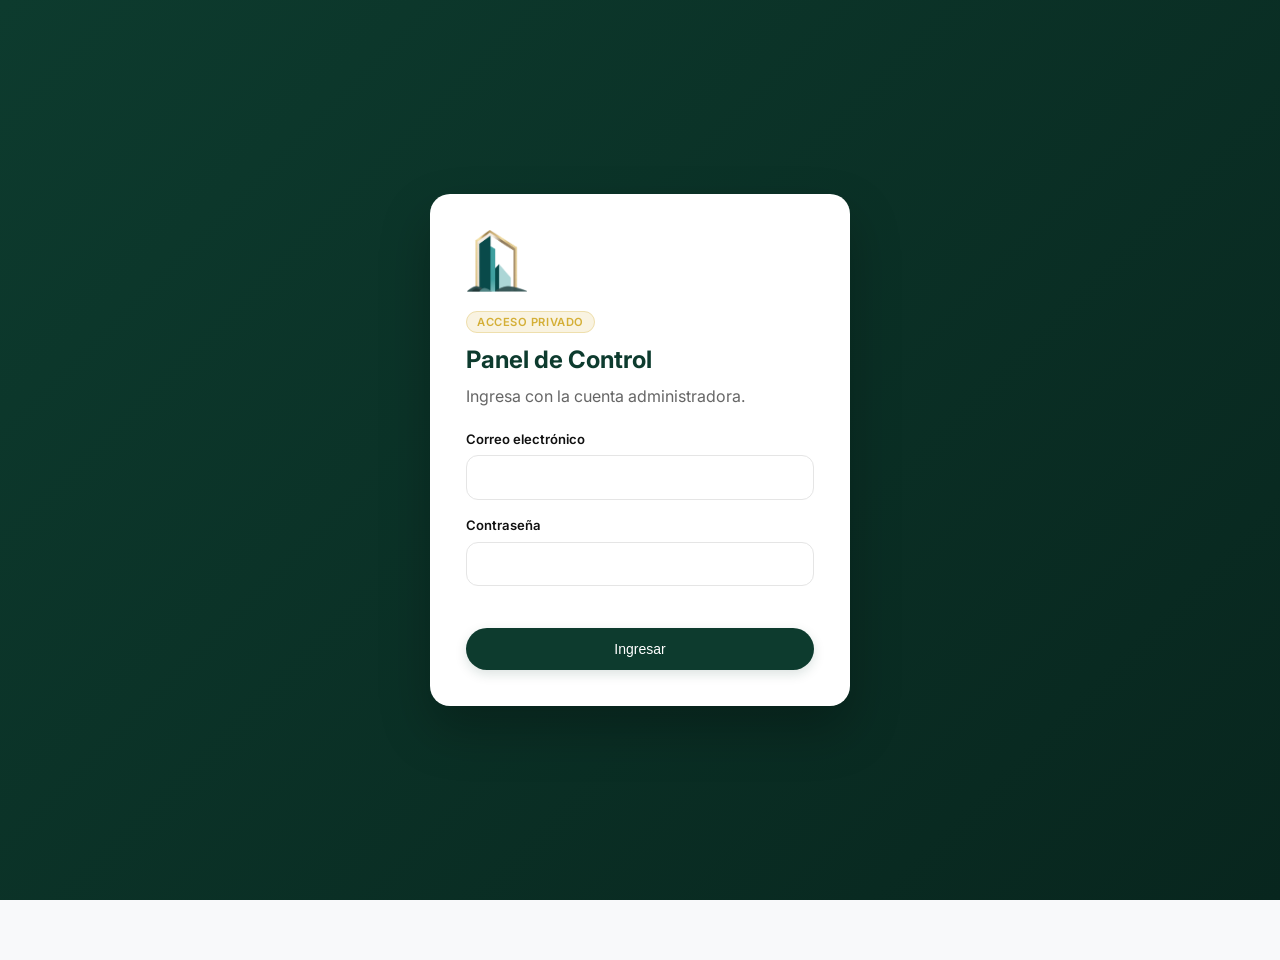
<file: admin/index.html>
<!-- admin/index.html -->
<!DOCTYPE html>
<html lang="es">
<head>
  <meta charset="UTF-8">
  <meta name="viewport" content="width=device-width, initial-scale=1.0">
  <title>Portal Inmobiliario SV — Panel de Control</title>
  <link rel="stylesheet" href="admin.css">
  <link rel="preconnect" href="https://fonts.googleapis.com">
  <link rel="preconnect" href="https://fonts.gstatic.com" crossorigin>
  <link href="https://fonts.googleapis.com/css2?family=Inter:wght@300;400;500;600&display=swap" rel="stylesheet">
  <link rel="icon" type="image/png" href="../assets/images/isotipo.png">
</head>
<body>

  <section id="admin-login" class="admin-login" aria-labelledby="admin-login-title">
    <form id="admin-login-form" class="admin-login-card">
      <img src="../assets/images/isotipo.png" alt="Portal Inmobiliario SV" class="admin-login-logo">      
      <span class="badge-subtitle">Acceso privado</span>
      <h1 id="admin-login-title">Panel de Control</h1>
      <p>Ingresa con la cuenta administradora.</p>

      <label for="admin-email">Correo electrónico</label>
      <input id="admin-email" type="email" class="form-control" required autocomplete="email">

      <label for="admin-password">Contraseña</label>
      <input id="admin-password" type="password" class="form-control" required autocomplete="current-password">

      <p id="admin-login-error" class="admin-login-error" role="alert"></p>
      <button id="admin-login-submit" type="submit" class="btn btn-primary btn-full">Ingresar</button>
    </form>
  </section>

  <!-- Encabezado Principal Fijo -->
  <header class="admin-header">
    <div class="header-content">
      <div class="brand">
        <a href="#" class="admin-brand">
          <img src="../assets/images/isotipo.png" alt="Portal Inmobiliario SV" class="admin-login-logo">
          <span class="admin-brand-title">Portal Inmobiliario SV</span>
          <span class="badge-subtitle">Panel de Control</span>
        </a>
      </div>
      <div class="admin-header-actions">
        <button id="btn-open-modal" class="btn btn-primary">
          <svg width="16" height="16" viewBox="0 0 24 24" fill="none" stroke="currentColor" stroke-width="2"><path d="M12 5v14M5 12h14"/></svg>
          Nueva Propiedad
        </button>
        <button id="btn-logout" type="button" class="btn btn-secondary btn-sm">
          Salir
        </button>
      </div>
    </div>
  </header>

  <!-- Contenedor Principal del Dashboard -->
  <main class="admin-container">
    <section class="card">
      <div class="card-header">
        <div>
          <h2>Catálogo de Propiedades</h2>
          <p class="text-muted">Gestiona la visibilidad y detalles del inventario en tiempo real.</p>
        </div>
        <div class="filter-group">
          <input type="text" id="search-input" placeholder="Buscar por título o ubicación..." class="form-control input-search">
        </div>
      </div>

      <div class="table-responsive">
        <table class="admin-table">
          <thead>
            <tr>
              <th>Propiedad</th>
              <th>Tipo</th>
              <th>Precio</th>
              <th>Estado</th>
              <th>Catálogo Comercial</th>
              <th>Portafolio</th>
              <th class="text-right">Acciones</th>
            </tr>
          </thead>
          <tbody id="properties-list">
            <!-- Renderizado dinámico desde JS con la estructura de switch -->
          </tbody>
        </table>
      </div>
    </section>
  </main>

  <!-- Modal para Crear / Editar -->
  <div id="property-modal" class="modal-overlay hidden">
    <div class="modal-card">
      <div class="modal-header">
        <div>
          <h3 id="modal-title">Nueva Propiedad</h3>
          <p class="modal-subtitle">Ingrese los datos generales, visibilidad y multimedia.</p>
        </div>
        <button id="btn-close-modal" class="btn-icon" aria-label="Cerrar modal">&times;</button>
      </div>

      <form id="property-form">
        <input type="hidden" id="prop-id">

        <div class="form-grid">
          <!-- Título -->
          <div class="form-group full-width">
            <label for="prop-title">Título de la propiedad</label>
            <input type="text" id="prop-title" class="form-control" placeholder="Ej. Residencia Lomas de San Francisco" required>
          </div>

          <!-- Tipo y Estado -->
          <div class="form-group">
            <label for="prop-type">Tipo de Propiedad</label>
            <div class="select-wrapper">
              <select id="prop-type" class="form-control" required>
                <option value="Casa">Casa</option>
                <option value="Apartamento">Apartamento</option>
                <option value="Terreno">Terreno</option>
                <option value="Comercial">Comercial</option>
              </select>
            </div>
          </div>

          <div class="form-group">
            <label for="prop-status">Estado Comercial</label>
            <div class="select-wrapper">
              <select id="prop-status" class="form-control" required>
                <option value="Disponible">Disponible</option>
                <option value="En reserva">En reserva</option>
                <option value="Vendido">Vendido</option>
              </select>
            </div>
          </div>

          <!-- Ubicación y Precio -->
          <div class="form-group">
            <label for="prop-location">Ubicación</label>
            <input type="text" id="prop-location" class="form-control" placeholder="Ej. Antiguo Cuscatlán, La Libertad" required>
          </div>

          <div class="form-group">
            <label for="prop-price">Precio de Venta / Renta</label>
            <input type="text" id="prop-price" class="form-control" placeholder="Ej. $350,000" required>
          </div>

          <!-- Specs -->
          <div class="form-group">
            <label for="prop-bedrooms">Habitaciones</label>
            <input type="number" id="prop-bedrooms" class="form-control" min="0" value="0" required>
          </div>

          <div class="form-group">
            <label for="prop-bathrooms">Baños</label>
            <input type="number" id="prop-bathrooms" class="form-control" min="0" step="0.5" value="0" required>
          </div>

          <div class="form-group full-width">
            <label for="prop-area">Área de Construcción / Terreno</label>
            <input type="text" id="prop-area" class="form-control" placeholder="Ej. 280 m² / 400 v²" required>
          </div>

          <!-- Descripción -->
          <div class="form-group full-width">
            <label for="prop-description">Descripción Breve</label>
            <textarea id="prop-description" class="form-control" rows="3" placeholder="Redacte una visión general de la propiedad..."></textarea>
          </div>

          <!-- Visibilidad (Switches Interactivos en Modal) -->
<div class="form-group full-width">
  <label class="section-label">Configuración de Visibilidad</label>
  <div class="form-toggles-wrapper">
    
    <label class="toggle-card">
      <div class="switch">
        <input type="checkbox" id="prop-active-properties">
        <span class="toggle-slider"></span>
      </div>
      <span class="toggle-text">Mostrar en Catálogo Activo</span>
    </label>

    <label class="toggle-card">
      <div class="switch">
        <input type="checkbox" id="prop-active-portfolio">
        <span class="toggle-slider"></span>
      </div>
      <span class="toggle-text">Mostrar en Portafolio Proyectos</span>
    </label>

  </div>
</div>

          <!-- Galería Multimedia -->
<div class="form-group full-width media-section">

  <div class="media-header">

    <div>
      <label class="media-title">
        Galería Multimedia
      </label>

      <span class="media-subtitle">
        Máximo 15 imágenes o videos
      </span>
    </div>

    <label
      for="media-file-input"
      class="btn btn-secondary btn-sm"
    >
      + Agregar imágenes / videos
    </label>

    <input
      type="file"
      id="media-file-input"
      accept="image/*,video/*"
      multiple
      hidden
    >

  </div>


  <div
    id="media-list"
    class="media-list"
  >
    <!-- Archivos seleccionados y medios existentes aparecerán aquí -->
  </div>

</div>
        </div>

        <!-- Acciones de Modal -->
        <div class="modal-footer">
          <button type="button" id="btn-cancel-modal" class="btn btn-secondary">Cancelar</button>
          <button type="submit" class="btn btn-primary">Guardar Propiedad</button>
        </div>
      </form>
    </div>
  </div>

  <script type="module" src="admin.js"></script>
</body>
</html>
</file>
<file: admin/admin.css>
/* admin/admin.css */

/* ==========================================================================
   1. VARIABLES DE DISEÑO Y COLOR
   ========================================================================== */
:root {
  --font-family: 'Inter', -apple-system, BlinkMacSystemFont, "Segoe UI", Roboto, sans-serif;

  /* Identidad de Marca */
  --emerald-dark: #0D3B2E;
  --emerald-hover: #08261E;
  --gold-accent: #D4AF37;

  /* Fondos y Sombras */
  --bg-main: #F8F9FA;
  --bg-card: #FFFFFF;
  --bg-subtle: #F9F9F9;
  --bg-hover-subtle: #F0F0F0;

  /* Tipografía */
  --text-primary: #111111;
  --text-muted: #666666;
  --text-placeholder: #A3A3A3;

  /* Bordes */
  --border-color: #E5E5E5;
  --border-focus: var(--emerald-dark);

  /* Estado Comercial */
  --status-disponible-bg: #E6F4EA;
  --status-disponible-text: #0D3B2E;
  --status-reserva-bg: #FEF7E0;
  --status-reserva-text: #B59327;
  --status-vendido-bg: #FCE8E6;
  --status-vendido-text: #C5221F;

  /* Bordes Redondeados */
  --radius-modal: 24px;
  --radius-card: 20px;
  --radius-input: 12px;
  --radius-pill: 999px;

  /* Transición global */
  --transition: all 0.2s cubic-bezier(0.16, 1, 0.3, 1);
}

* {
  box-sizing: border-box;
  margin: 0;
  padding: 0;
}

body {
  font-family: var(--font-family);
  background-color: var(--bg-main);
  color: var(--text-primary);
  line-height: 1.5;
  -webkit-font-smoothing: antialiased;
  padding-bottom: 60px;
}

body.modal-open {
  overflow: hidden;
}

body:not(.admin-authenticated) .admin-header,
body:not(.admin-authenticated) .admin-container,
body:not(.admin-authenticated) #property-modal {
  display: none;
}

.admin-login {
  min-height: 100vh;
  display: none;
  align-items: center;
  justify-content: center;
  padding: 24px;
  background: linear-gradient(135deg, var(--emerald-dark), #08261E);
}

body:not(.admin-authenticated) .admin-login {
  display: flex;
}

.admin-login-card {
  width: min(100%, 420px);
  padding: 36px;
  border-radius: var(--radius-card);
  background: var(--bg-card);
  box-shadow: 0 24px 50px rgba(0, 0, 0, .25);
}

.admin-login-logo {
  display: block;
  width: 62px;
  height: 62px;
  object-fit: contain;
  margin-bottom: 16px;
}

.admin-login-card h1 {
  margin: 10px 0 6px;
  color: var(--emerald-dark);
}

.admin-login-card p {
  color: var(--text-muted);
  margin-bottom: 22px;
}

.admin-login-card label {
  display: block;
  margin: 16px 0 6px;
  font-size: .82rem;
  font-weight: 600;
}

.admin-login-error {
  min-height: 20px;
  margin: 14px 0 0 !important;
  color: var(--status-vendido-text) !important;
  font-size: .82rem;
}

.admin-header-actions {
  display: flex;
  align-items: center;
  gap: 10px;
}

.btn-full {
  width: 100%;
  margin-top: 8px;
}

/* ==========================================================================
   2. HEADER Y ISOTIPO
   ========================================================================== */
.admin-header {
  background-color: var(--emerald-dark, #0D3B2E); /* Fondo verde esmeralda */
  border-bottom: 1px solid rgba(255, 255, 255, 0.1);
  padding: 16px 0;
  margin-bottom: 40px;
  box-shadow: 0 4px 15px rgba(0, 0, 0, 0.12);
}

.header-content {
  max-width: 1200px;
  margin: 0 auto;
  padding: 0 24px;
  display: flex;
  justify-content: space-between;
  align-items: center;
}

.header-content .btn-primary {
  background-color: #D4AF37;
  color: #0D3B2E;
  font-weight: 600;
  border: none;
  box-shadow: 0 4px 12px rgba(0, 0, 0, 0.15);
  transition: all 0.2s cubic-bezier(0.16, 1, 0.3, 1);
}

.header-content .btn-primary:hover {
  background-color: #C5A028;
  transform: translateY(-1px);
  box-shadow: 0 6px 16px rgba(0, 0, 0, 0.2);
}

.admin-brand {
  display: flex;
  align-items: center;
  gap: 12px;
  text-decoration: none;
  
}

.admin-logo {
  height: 32px;
  width: auto;
  object-fit: contain;
}

.admin-brand-title {
  font-size: 1.15rem;
  font-weight: 600;
  color: #FFFFFF;  
  letter-spacing: -0.02em;
}

.badge-subtitle {
  font-size: 0.7rem;
  font-weight: 600;
  color: #D4AF37;
  background-color: rgba(212, 175, 55, 0.15);
  padding: 3px 10px;
  border-radius: 999px;
  text-transform: uppercase;
  letter-spacing: 0.05em;
  border: 1px solid rgba(212, 175, 55, 0.3);
}

/* ==========================================================================
   3. PANEL DE CONTROL Y TABLA
   ========================================================================== */
.admin-container {
  max-width: 1200px;
  margin: 0 auto;
  padding: 0 24px;
}

.card {
  background: var(--bg-card);
  border: 1px solid var(--border-color);
  border-radius: var(--radius-card);
  padding: 32px;
  box-shadow: 0 4px 20px rgba(0, 0, 0, 0.02);
}

.card-header {
  display: flex;
  justify-content: space-between;
  align-items: center;
  margin-bottom: 28px;
  flex-wrap: wrap;
  gap: 16px;
}

.card-header h2 {
  font-size: 1.5rem;
  font-weight: 600;
  letter-spacing: -0.02em;
  color: var(--emerald-dark);
}

.table-responsive {
  overflow-x: auto;
}

.admin-table {
  width: 100%;
  border-collapse: collapse;
  text-align: left;
  font-size: 0.875rem;
}

.admin-table th {
  padding: 16px 12px;
  border-bottom: 2px solid var(--border-color);
  color: var(--text-muted);
  font-weight: 600;
  font-size: 0.75rem;
  text-transform: uppercase;
  letter-spacing: 0.05em;
}

.admin-table td {
  padding: 18px 12px;
  border-bottom: 1px solid var(--border-color);
  vertical-align: middle;
}

.admin-table tr:last-child td {
  border-bottom: none;
}

.prop-info-title {
  font-weight: 500;
  display: block;
  color: var(--text-primary);
}

.prop-info-sub {
  font-size: 0.75rem;
  color: var(--text-muted);
}

.text-right { text-align: right; }
.text-muted { color: var(--text-muted); font-size: 0.875rem; }

/* Status Badges */
.status-badge {
  display: inline-block;
  padding: 4px 10px;
  border-radius: var(--radius-pill);
  font-size: 0.75rem;
  font-weight: 600;
}

.status-disponible { background: var(--status-disponible-bg); color: var(--status-disponible-text); }
.status-en-reserva { background: var(--status-reserva-bg); color: var(--status-reserva-text); }
.status-vendido { background: var(--status-vendido-bg); color: var(--status-vendido-text); }

/* ==========================================================================
   4. SWITCHES INTERACTIVOS (iOS STYLE - VERDE ESMERALDA)
   ========================================================================== */
.switch {
  position: relative;
  display: inline-block;
  width: 42px;
  height: 24px;
}

.switch input {
  opacity: 0;
  width: 0;
  height: 0;
}

.toggle-slider {
  position: absolute;
  cursor: pointer;
  inset: 0;
  background-color: #E0E0E0;
  transition: all 0.2s cubic-bezier(0.16, 1, 0.3, 1);
  border-radius: 34px;
}

.toggle-slider::before {
  position: absolute;
  content: "";
  height: 18px;
  width: 18px;
  left: 3px;
  bottom: 3px;
  background-color: #FFFFFF;
  transition: all 0.2s cubic-bezier(0.16, 1, 0.3, 1);
  border-radius: 50%;
  box-shadow: 0 2px 4px rgba(0,0,0,0.15);
}

.switch input:checked + .toggle-slider {
  background-color: #0D3B2E;
}

.switch input:checked + .toggle-slider::before {
  transform: translateX(18px);
}

/* ==========================================================================
   5. BOTONES Y FORMULARIOS
   ========================================================================== */
.btn {
  display: inline-flex;
  align-items: center;
  justify-content: center;
  gap: 8px;
  padding: 0.75rem 1.6rem;
  border-radius: var(--radius-pill);
  font-size: 0.875rem;
  font-weight: 500;
  cursor: pointer;
  border: 1px solid transparent;
  transition: var(--transition);
}

.btn-primary {
  background-color: var(--emerald-dark);
  color: #FFFFFF;
  box-shadow: 0 4px 12px rgba(13, 59, 46, 0.15);
}

.btn-primary:hover {
  background-color: var(--emerald-hover);
  transform: translateY(-1px);
}

.btn-secondary {
  background-color: var(--bg-hover-subtle);
  border-color: var(--border-color);
  color: var(--text-primary);
}

.btn-secondary:hover {
  background-color: var(--border-color);
}

.btn-sm {
  padding: 0.4rem 0.9rem;
  font-size: 0.78rem;
}

.btn-icon {
  background: transparent;
  border: none;
  font-size: 1.5rem;
  line-height: 1;
  color: var(--text-muted);
  cursor: pointer;
  padding: 6px;
  border-radius: 50%;
  display: inline-flex;
  align-items: center;
  justify-content: center;
  transition: var(--transition);
}

.btn-icon:hover {
  background-color: var(--bg-hover-subtle);
  color: var(--text-primary);
}

.form-control {
  width: 100%;
  box-sizing: border-box;
  font-family: var(--font-family);
  font-size: 0.9rem;
  color: var(--text-primary);
  background-color: var(--bg-card);
  border: 1px solid var(--border-color);
  border-radius: var(--radius-input);
  padding: 0.8rem 1rem;
  outline: none;
  transition: var(--transition);
  appearance: none;
  -webkit-appearance: none;
}

.form-control::placeholder {
  color: var(--text-placeholder);
}

.form-control:focus {
  border-color: var(--border-focus);
  box-shadow: 0 0 0 2px rgba(13, 59, 46, 0.1);
}

.input-search {
  width: 280px;
}

textarea.form-control {
  resize: vertical;
  min-height: 90px;
  line-height: 1.5;
}

.select-wrapper {
  position: relative;
}

.select-wrapper::after {
  content: "";
  position: absolute;
  right: 16px;
  top: 50%;
  transform: translateY(-50%);
  width: 0;
  height: 0;
  border-left: 5px solid transparent;
  border-right: 5px solid transparent;
  border-top: 5px solid var(--text-muted);
  pointer-events: none;
}

/* ==========================================================================
   6. MODAL ADMINISTRATIVO
   ========================================================================== */
.modal-overlay {
  position: fixed;
  top: 0;
  left: 0;
  width: 100vw;
  height: 100vh;
  background-color: rgba(0, 0, 0, 0.45);
  backdrop-filter: blur(8px);
  -webkit-backdrop-filter: blur(8px);
  display: flex;
  justify-content: center;
  align-items: center;
  z-index: 1000;
  padding: 20px;
  opacity: 1;
  visibility: visible;
  transition: opacity 0.25s ease, visibility 0.25s ease;
}

.modal-overlay.hidden {
  opacity: 0;
  visibility: hidden;
  pointer-events: none;
}

.modal-card {
  background-color: var(--bg-card);
  border-radius: var(--radius-modal);
  width: 100%;
  max-width: 720px;
  max-height: 88vh;
  display: flex;
  flex-direction: column;
  box-shadow: 0 24px 48px -12px rgba(0, 0, 0, 0.14);
  border: 1px solid var(--border-color);
  animation: modalSlideUp 0.3s cubic-bezier(0.16, 1, 0.3, 1);
  overflow: hidden;
}

@keyframes modalSlideUp {
  from {
    opacity: 0;
    transform: translateY(16px) scale(0.98);
  }
  to {
    opacity: 1;
    transform: translateY(0) scale(1);
  }
}

.modal-header {
  padding: 28px 32px 20px 32px;
  display: flex;
  justify-content: space-between;
  align-items: flex-start;
  border-bottom: 1px solid var(--border-color);
  background-color: var(--bg-card);
}

.modal-header h3 {
  font-size: 1.35rem;
  font-weight: 600;
  color: var(--emerald-dark);
  letter-spacing: -0.02em;
}

.modal-subtitle {
  font-size: 0.85rem;
  color: var(--text-muted);
  margin-top: 4px;
}

#property-form {
  display: flex;
  flex-direction: column;
  overflow: hidden;
  height: 100%;
}

.form-grid {
  padding: 28px 32px;
  overflow-y: auto;
  display: grid;
  grid-template-columns: repeat(2, 1fr);
  gap: 20px 16px;
}

.form-grid::-webkit-scrollbar {
  width: 6px;
}

.form-grid::-webkit-scrollbar-thumb {
  background: var(--border-color);
  border-radius: 10px;
}

.full-width {
  grid-column: span 2;
}

.form-group label,
.section-label {
  display: block;
  font-size: 0.75rem;
  font-weight: 600;
  text-transform: uppercase;
  letter-spacing: 0.8px;
  color: var(--text-muted);
  margin-bottom: 0.4rem;
}

.form-toggles-wrapper {
  display: grid;
  grid-template-columns: repeat(2, 1fr);
  gap: 12px;
  margin-top: 4px;
}

@media (max-width: 600px) {
  .form-toggles-wrapper {
    grid-template-columns: 1fr;
  }
}

.toggle-card {
  display: flex;
  align-items: center;
  background-color: var(--bg-subtle);
  border: 1px solid var(--border-color);
  padding: 12px 16px;
  border-radius: var(--radius-input);
  cursor: pointer;
  user-select: none;
  transition: var(--transition);
  gap: 12px;
}

.toggle-card:hover {
  background-color: var(--bg-hover-subtle);
  border-color: rgba(13, 59, 46, 0.2);
}

.toggle-text {
  font-size: 0.8rem;
  font-weight: 600;
  color: var(--text-primary);
  letter-spacing: 0.02em;
}

.modal-footer {
  padding: 20px 32px;
  border-top: 1px solid var(--border-color);
  display: flex;
  justify-content: flex-end;
  align-items: center;
  gap: 12px;
  background-color: var(--bg-card);
}

/* ==========================================================================
   7. SECCIÓN MULTIMEDIA Y PREVISUALIZACIÓN DE IMÁGENES
   ========================================================================== */
.media-section {
  border-top: 1px solid var(--border-color);
  padding-top: 24px;
  margin-top: 8px;
}

.media-header {
  display: flex;
  justify-content: space-between;
  align-items: center;
  margin-bottom: 16px;
}

.media-title {
  display: block;
  font-size: 0.75rem;
  font-weight: 600;
  text-transform: uppercase;
  letter-spacing: 0.8px;
  color: var(--text-muted);
}

.media-subtitle {
  font-size: 0.75rem;
  color: var(--text-placeholder);
}

.media-list {
  display: flex;
  flex-direction: column;
  gap: 10px;
}

.media-item-card {
  display: flex;
  align-items: center;
  gap: 12px;
  background-color: var(--bg-subtle);
  border: 1px solid var(--border-color);
  padding: 8px 12px;
  border-radius: var(--radius-input);
  transition: var(--transition);
}

.media-item-card:hover {
  border-color: var(--emerald-dark);
}

.media-preview-container {
  width: 48px;
  height: 48px;
  border-radius: 8px;
  overflow: hidden;
  background-color: #E0E0E0;
  flex-shrink: 0;
  display: flex;
  align-items: center;
  justify-content: center;
}

.media-thumb-preview {
  width: 100%;
  height: 100%;
  object-fit: cover;
}

.media-item-label {
  flex: 1;
  overflow: hidden;
  text-overflow: ellipsis;
  white-space: nowrap;
  font-size: 0.85rem;
  color: var(--text-primary);
}

.btn-remove-media {
  background: transparent;
  border: none;
  color: var(--text-muted);
  cursor: pointer;
  padding: 6px;
  font-size: 1.2rem;
  border-radius: 8px;
  transition: var(--transition);
  display: flex;
  align-items: center;
  justify-content: center;
}

.btn-remove-media:hover {
  color: #E53935;
  background-color: #FFEBEE;
}
</file>
